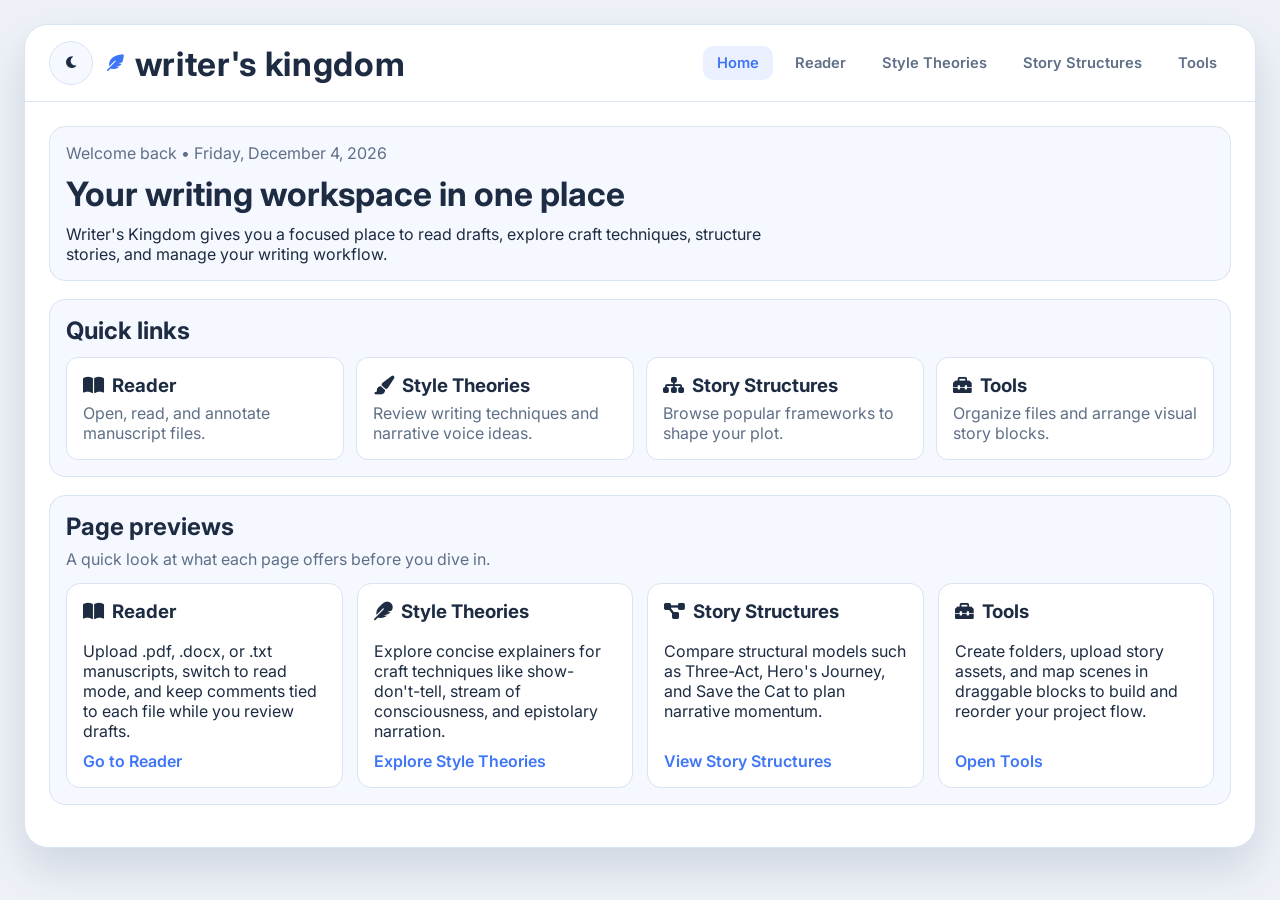
<file: index.html>
<!DOCTYPE html>
<html lang="en">
<head>
    <meta charset="UTF-8">
    <meta name="viewport" content="width=device-width, initial-scale=1.0">
    <title>Home · Writer's Kingdom</title>
    <link rel="icon" type="image/x-icon" href="img/Icon02.png" />
    <link rel="stylesheet" href="style/style.css">
    <link rel="stylesheet" href="style/home.css">
    <link href="https://fonts.googleapis.com/css2?family=Inter:opsz@14..32&display=swap" rel="stylesheet">
    <link rel="stylesheet" href="https://cdnjs.cloudflare.com/ajax/libs/font-awesome/6.0.0-beta3/css/all.min.css">
</head>
<body data-page="home">
<div class="app-shell">
    <header class="app-header">
        <div class="header-left">
            <button class="theme-toggle" id="themeToggle" aria-label="Toggle theme"></button>
            <div class="brand"><i class="fas fa-feather-alt"></i><h1>writer's kingdom</h1></div>
        </div>
        <nav class="main-nav">
            <a href="index.html" data-page="home">Home</a>
            <a href="pages/reader.html" data-page="reader">Reader</a>
            <a href="pages/theories.html" data-page="theories">Style Theories</a>
            <a href="pages/structures.html" data-page="structures">Story Structures</a>
            <a href="pages/tools.html" data-page="tools">Tools</a>
        </nav>
    </header>

    <main class="page-content">
        <section class="panel hero">
            <p class="muted">Welcome back • <span id="todayDate"></span></p>
            <h2>Your writing workspace in one place</h2>
            <p>
                Writer's Kingdom gives you a focused place to read drafts, explore craft techniques,
                structure stories, and manage your writing workflow.
            </p>
        </section>

        <section class="panel home-section">
            <h2>Quick links</h2>
            <div class="quick-links">
                <a class="quick-link" href="pages/reader.html">
                    <h3><i class="fas fa-book-open"></i> Reader</h3>
                    <p class="muted">Open, read, and annotate manuscript files.</p>
                </a>
                <a class="quick-link" href="pages/theories.html">
                    <h3><i class="fas fa-paint-brush"></i> Style Theories</h3>
                    <p class="muted">Review writing techniques and narrative voice ideas.</p>
                </a>
                <a class="quick-link" href="pages/structures.html">
                    <h3><i class="fas fa-sitemap"></i> Story Structures</h3>
                    <p class="muted">Browse popular frameworks to shape your plot.</p>
                </a>
                <a class="quick-link" href="pages/tools.html">
                    <h3><i class="fas fa-toolbox"></i> Tools</h3>
                    <p class="muted">Organize files and arrange visual story blocks.</p>
                </a>
            </div>
        </section>

        <section class="panel home-section">
            <h2>Page previews</h2>
            <p class="muted section-intro">A quick look at what each page offers before you dive in.</p>
            <div class="card-grid page-previews">
                <article class="info-card preview-card">
                    <h3><i class="fas fa-book-open"></i> Reader</h3>
                    <p>Upload .pdf, .docx, or .txt manuscripts, switch to read mode, and keep comments tied to each file while you review drafts.</p>
                    <a href="pages/reader.html" class="preview-link">Go to Reader</a>
                </article>
                <article class="info-card preview-card">
                    <h3><i class="fas fa-feather"></i> Style Theories</h3>
                    <p>Explore concise explainers for craft techniques like show-don't-tell, stream of consciousness, and epistolary narration.</p>
                    <a href="pages/theories.html" class="preview-link">Explore Style Theories</a>
                </article>
                <article class="info-card preview-card">
                    <h3><i class="fas fa-project-diagram"></i> Story Structures</h3>
                    <p>Compare structural models such as Three-Act, Hero's Journey, and Save the Cat to plan narrative momentum.</p>
                    <a href="pages/structures.html" class="preview-link">View Story Structures</a>
                </article>
                <article class="info-card preview-card">
                    <h3><i class="fas fa-toolbox"></i> Tools</h3>
                    <p>Create folders, upload story assets, and map scenes in draggable blocks to build and reorder your project flow.</p>
                    <a href="pages/tools.html" class="preview-link">Open Tools</a>
                </article>
            </div>
        </section>
    </main>
</div>
<script src="js/theme-toggle.js"></script>
<script src="js/script.js"></script>
<script src="js/home.js"></script>
</body>
</html>
</file>
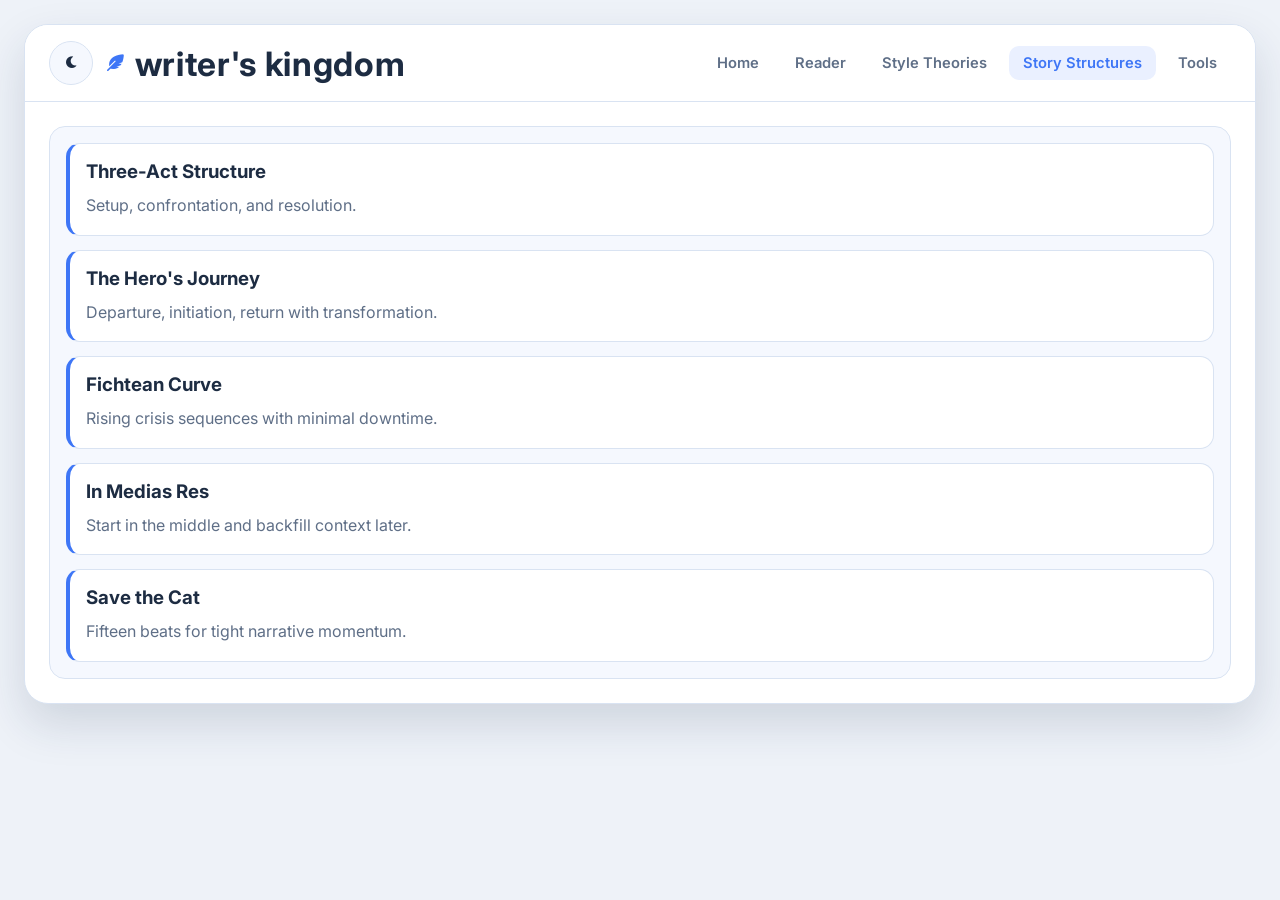
<file: pages/structure.html>
<!DOCTYPE html>
<html lang="en">
<head>
    <meta charset="UTF-8">
    <meta name="viewport" content="width=device-width, initial-scale=1.0">
    <title>Story Structures · Writer's Kingdom</title>
    <link rel="stylesheet" href="../style/style.css">
    <link rel="stylesheet" href="../style/structures.css">
    <link href="https://fonts.googleapis.com/css2?family=Inter:opsz@14..32&display=swap" rel="stylesheet">
    <link rel="stylesheet" href="https://cdnjs.cloudflare.com/ajax/libs/font-awesome/6.0.0-beta3/css/all.min.css">
</head>
<body data-page="structures">
<div class="app-shell">
    <header class="app-header">
        <div class="header-left">
            <button class="theme-toggle" id="themeToggle" aria-label="Toggle theme"></button>
            <div class="brand"><i class="fas fa-feather-alt"></i><h1>writer's kingdom</h1></div>
        </div>
        <nav class="main-nav">
            <a href="../index.html" data-page="home">Home</a>
            <a href="reader.html" data-page="reader">Reader</a>
            <a href="theories.html" data-page="theories">Style Theories</a>
            <a href="structures.html" data-page="structures">Story Structures</a>
            <a href="tools.html" data-page="tools">Tools</a>
        </nav>
    </header>
    <main class="page-content">
        <section class="panel structures-grid">
            <article class="info-card structure-item"><h3>Three-Act Structure</h3><p class="muted">Setup, confrontation, and resolution.</p></article>
            <article class="info-card structure-item"><h3>The Hero's Journey</h3><p class="muted">Departure, initiation, return with transformation.</p></article>
            <article class="info-card structure-item"><h3>Fichtean Curve</h3><p class="muted">Rising crisis sequences with minimal downtime.</p></article>
            <article class="info-card structure-item"><h3>In Medias Res</h3><p class="muted">Start in the middle and backfill context later.</p></article>
            <article class="info-card structure-item"><h3>Save the Cat</h3><p class="muted">Fifteen beats for tight narrative momentum.</p></article>
        </section>
    </main>
</div>
<script src="../js/theme-toggle.js"></script>
<script src="../js/script.js"></script>
<script src="../js/structures.js"></script>
</body>
</html>
</file>
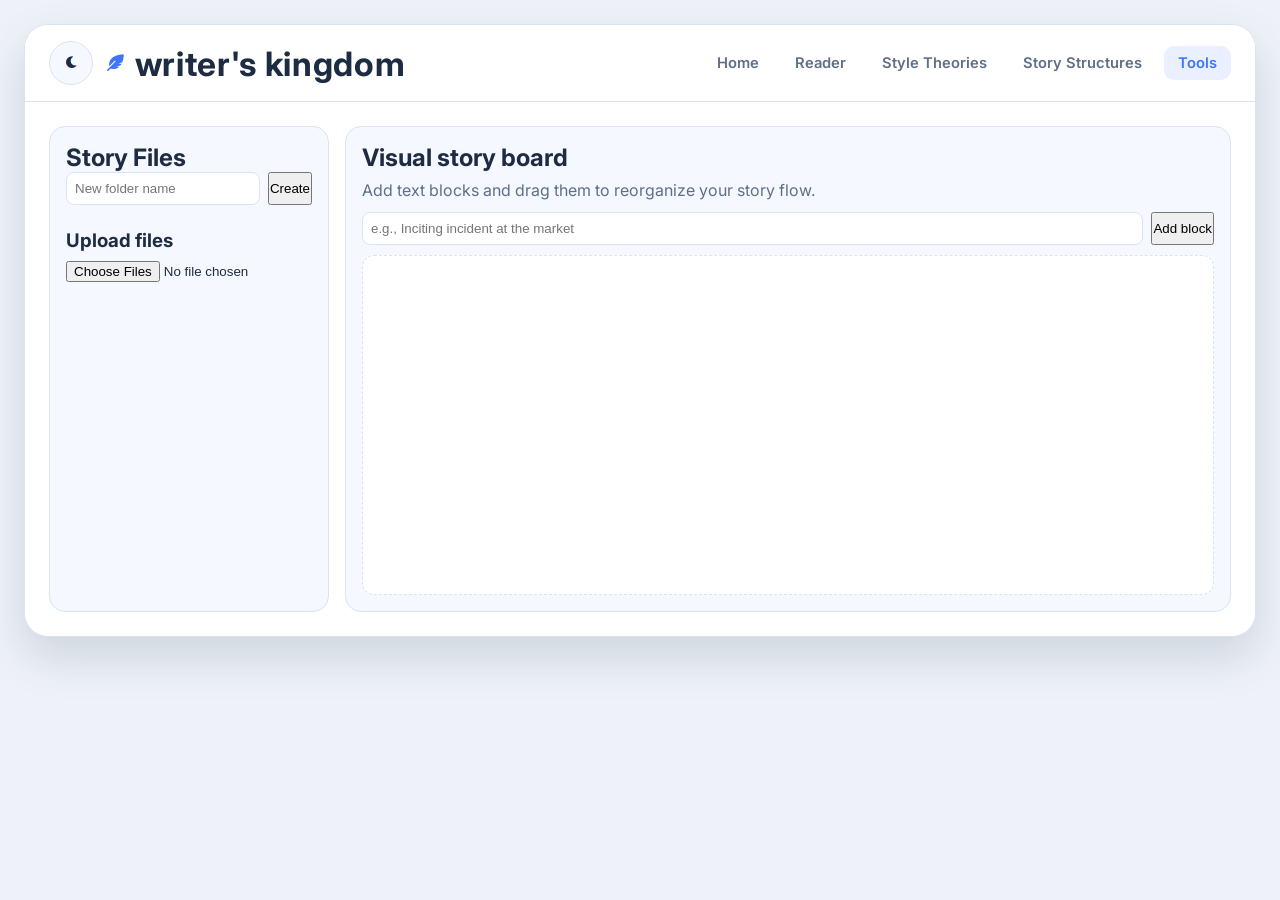
<file: pages/tools.html>
<!DOCTYPE html>
<html lang="en">
<head>
    <meta charset="UTF-8">
    <meta name="viewport" content="width=device-width, initial-scale=1.0">
    <title>Writer Tools · Writer's Kingdom</title>
    <link rel="stylesheet" href="../style/style.css">
    <link rel="stylesheet" href="../style/tools.css">
    <link href="https://fonts.googleapis.com/css2?family=Inter:opsz@14..32&display=swap" rel="stylesheet">
    <link rel="stylesheet" href="https://cdnjs.cloudflare.com/ajax/libs/font-awesome/6.0.0-beta3/css/all.min.css">
</head>
<body data-page="tools">
<div class="app-shell">
    <header class="app-header">
        <div class="header-left">
            <button class="theme-toggle" id="themeToggle" aria-label="Toggle theme"></button>
            <div class="brand"><i class="fas fa-feather-alt"></i><h1>writer's kingdom</h1></div>
        </div>
        <nav class="main-nav">
            <a href="../index.html" data-page="home">Home</a>
            <a href="reader.html" data-page="reader">Reader</a>
            <a href="theories.html" data-page="theories">Style Theories</a>
            <a href="structures.html" data-page="structures">Story Structures</a>
            <a href="tools.html" data-page="tools">Tools</a>
        </nav>
    </header>
    <main class="page-content tools-layout">
        <section class="panel">
            <h2>Story Files</h2>
            <div class="control-row">
                <input id="folderName" type="text" placeholder="New folder name">
                <button class="primary-btn" id="createFolderBtn">Create</button>
            </div>
            <ul id="folderList" class="folder-list"></ul>

            <h3 style="margin:14px 0 8px;">Upload files</h3>
            <input type="file" id="storyFileInput" multiple>
            <ul id="uploadList" class="folder-list" style="margin-top:8px;"></ul>
        </section>

        <section class="panel">
            <h2>Visual story board</h2>
            <p class="muted" style="margin:8px 0 12px;">Add text blocks and drag them to reorganize your story flow.</p>
            <div class="control-row">
                <input id="blockText" type="text" placeholder="e.g., Inciting incident at the market">
                <button class="primary-btn" id="addBlockBtn">Add block</button>
            </div>
            <div id="blockCanvas" class="block-canvas"></div>
        </section>
    </main>
</div>
<script src="../js/theme-toggle.js"></script>
<script src="../js/script.js"></script>
<script src="../js/tools.js"></script>
</body>
</html>
</file>
<file: style/style.css>
:root {
    --bg: #eef2f8;
    --surface: #ffffff;
    --surface-soft: #f5f8fe;
    --text: #1d2c42;
    --text-muted: #5f6f87;
    --border: #d9e3f2;
    --primary: #3e76f6;
    --primary-soft: #eaf0ff;
    --shadow: 0 20px 45px rgba(28, 46, 82, 0.15);
}

body[data-theme="dark"] {
    --bg: #101827;
    --surface: #192234;
    --surface-soft: #212d44;
    --text: #e9f0ff;
    --text-muted: #9db0cf;
    --border: #2f3f5d;
    --primary: #78a5ff;
    --primary-soft: #253452;
    --shadow: 0 20px 45px rgba(4, 8, 18, 0.45);
}

* {
    box-sizing: border-box;
    margin: 0;
    padding: 0;
}

body {
    font-family: 'Inter', sans-serif;
    color: var(--text);
    background: var(--bg);
    min-height: 100vh;
    padding: 24px;
}

img {
    width: 100%;
}

.brand-logo {
    height: 2.5rem;
    width: auto;
    display: block;
    transition: filter 0.3s ease;
}

/* Light mode */
body:not([data-theme="dark"]) .brand-logo {
    filter: 
        brightness(0) 
        saturate(100%) 
        invert(32%) 
        sepia(95%) 
        saturate(7421%) 
        hue-rotate(223deg) 
        brightness(101%) 
        contrast(104%);
}

/* Dark mode */
body[data-theme="dark"] .brand-logo {
    filter: brightness(0) invert(0.93);
}

.app-shell {
    max-width: 1320px;
    margin: 0 auto;
    background: var(--surface);
    border-radius: 24px;
    border: 1px solid var(--border);
    box-shadow: var(--shadow);
    overflow: hidden;
}

.app-header {
    display: flex;
    justify-content: space-between;
    align-items: center;
    border-bottom: 1px solid var(--border);
    padding: 16px 24px;
    background: var(--surface);
}

.header-left {
    display: flex;
    align-items: center;
    gap: 14px;
}

.brand {
    display: flex;
    align-items: center;
    gap: 10px;
    font-size: 1.05rem;
    letter-spacing: 0.04em;
    text-transform: lowercase;
}

.brand i {
    color: var(--primary);
}

.theme-toggle {
    border: 1px solid var(--border);
    background: var(--surface-soft);
    color: var(--text);
    border-radius: 999px;
    cursor: pointer;
    width: 44px;
    height: 44px;
    display: inline-flex;
    align-items: center;
    justify-content: center;
    transition: transform 0.2s ease;
}

.theme-toggle:hover {
    transform: translateY(-1px);
}

.main-nav {
    display: flex;
    gap: 8px;
    flex-wrap: wrap;
}

.main-nav a {
    text-decoration: none;
    color: var(--text-muted);
    padding: 8px 14px;
    border-radius: 10px;
    font-weight: 600;
    font-size: 0.92rem;
}

.main-nav a.active,
.main-nav a:hover {
    background: var(--primary-soft);
    color: var(--primary);
}

.page-content {
    padding: 24px;
}

.panel {
    background: var(--surface-soft);
    border: 1px solid var(--border);
    border-radius: 16px;
    padding: 16px;
}

.card-grid {
    display: grid;
    grid-template-columns: repeat(auto-fit, minmax(210px, 1fr));
    gap: 14px;
}

.info-card {
    background: var(--surface);
    border: 1px solid var(--border);
    border-radius: 14px;
    padding: 16px;
}

.info-card h3 {
    margin-bottom: 8px;
}

.muted {
    color: var(--text-muted);
}

@media (max-width: 768px) {
    body {
        padding: 8px;
    }

    .app-header {
        flex-direction: column;
        align-items: flex-start;
        gap: 12px;
    }

    .page-content {
        padding: 14px;
    }
}
</file>
<file: style/home.css>
.hero {
    display: grid;
    gap: 10px;
    margin-bottom: 18px;
}

.hero h2 {
    font-size: clamp(1.6rem, 3.3vw, 2.1rem);
}

.hero p {
    max-width: 72ch;
}

.home-section {
    margin-bottom: 18px;
}

.quick-links {
    display: grid;
    grid-template-columns: repeat(auto-fit, minmax(190px, 1fr));
    gap: 12px;
    margin-top: 12px;
}

.quick-link {
    text-decoration: none;
    color: inherit;
    border: 1px solid var(--border);
    background: var(--surface);
    border-radius: 12px;
    padding: 16px;
    transition: border-color 0.2s ease, transform 0.2s ease;
}

.quick-link h3 {
    display: flex;
    align-items: center;
    gap: 8px;
    margin-bottom: 6px;
}

.quick-link:hover {
    border-color: var(--primary);
    transform: translateY(-1px);
}

.section-intro {
    margin: 8px 0 14px;
}

.page-previews {
    align-items: stretch;
}

.preview-card {
    display: flex;
    flex-direction: column;
    gap: 10px;
}

.preview-card h3 {
    display: flex;
    align-items: center;
    gap: 8px;
}

.preview-link {
    margin-top: auto;
    font-weight: 600;
    text-decoration: none;
    color: var(--primary);
}
</file>
<file: style/structures.css>
.structures-grid {
    display: grid;
    gap: 14px;
}

.structure-item {
    border-left: 4px solid var(--primary);
    display: grid;
    gap: 8px;
}

.structure-item h3 {
    margin-bottom: 2px;
}

.structure-item p {
    margin: 0;
    line-height: 1.6;
}

.source-list {
    font-size: 0.92rem;
    border-top: 1px dashed rgba(127, 127, 127, 0.35);
    padding-top: 8px;
}
</file>
<file: style/tools.css>
.tools-layout {
    display: grid;
    grid-template-columns: 280px 1fr;
    gap: 16px;
}

.control-row {
    display: flex;
    gap: 8px;
    margin-bottom: 10px;
}

.control-row input {
    flex: 1;
    border: 1px solid var(--border);
    border-radius: 8px;
    padding: 8px;
    background: var(--surface);
    color: var(--text);
}

.folder-list {
    list-style: none;
    display: grid;
    gap: 8px;
}

.folder-list li {
    border: 1px solid var(--border);
    background: var(--surface);
    border-radius: 8px;
    padding: 8px;
}

.block-canvas {
    min-height: 340px;
    border: 1px dashed var(--border);
    border-radius: 12px;
    padding: 12px;
    background: var(--surface);
    display: grid;
    gap: 10px;
}

.text-block {
    border: 1px solid var(--border);
    border-radius: 8px;
    padding: 10px;
    background: var(--surface-soft);
    cursor: move;
}

@media (max-width: 900px) {
    .tools-layout {
        grid-template-columns: 1fr;
    }
}
</file>
